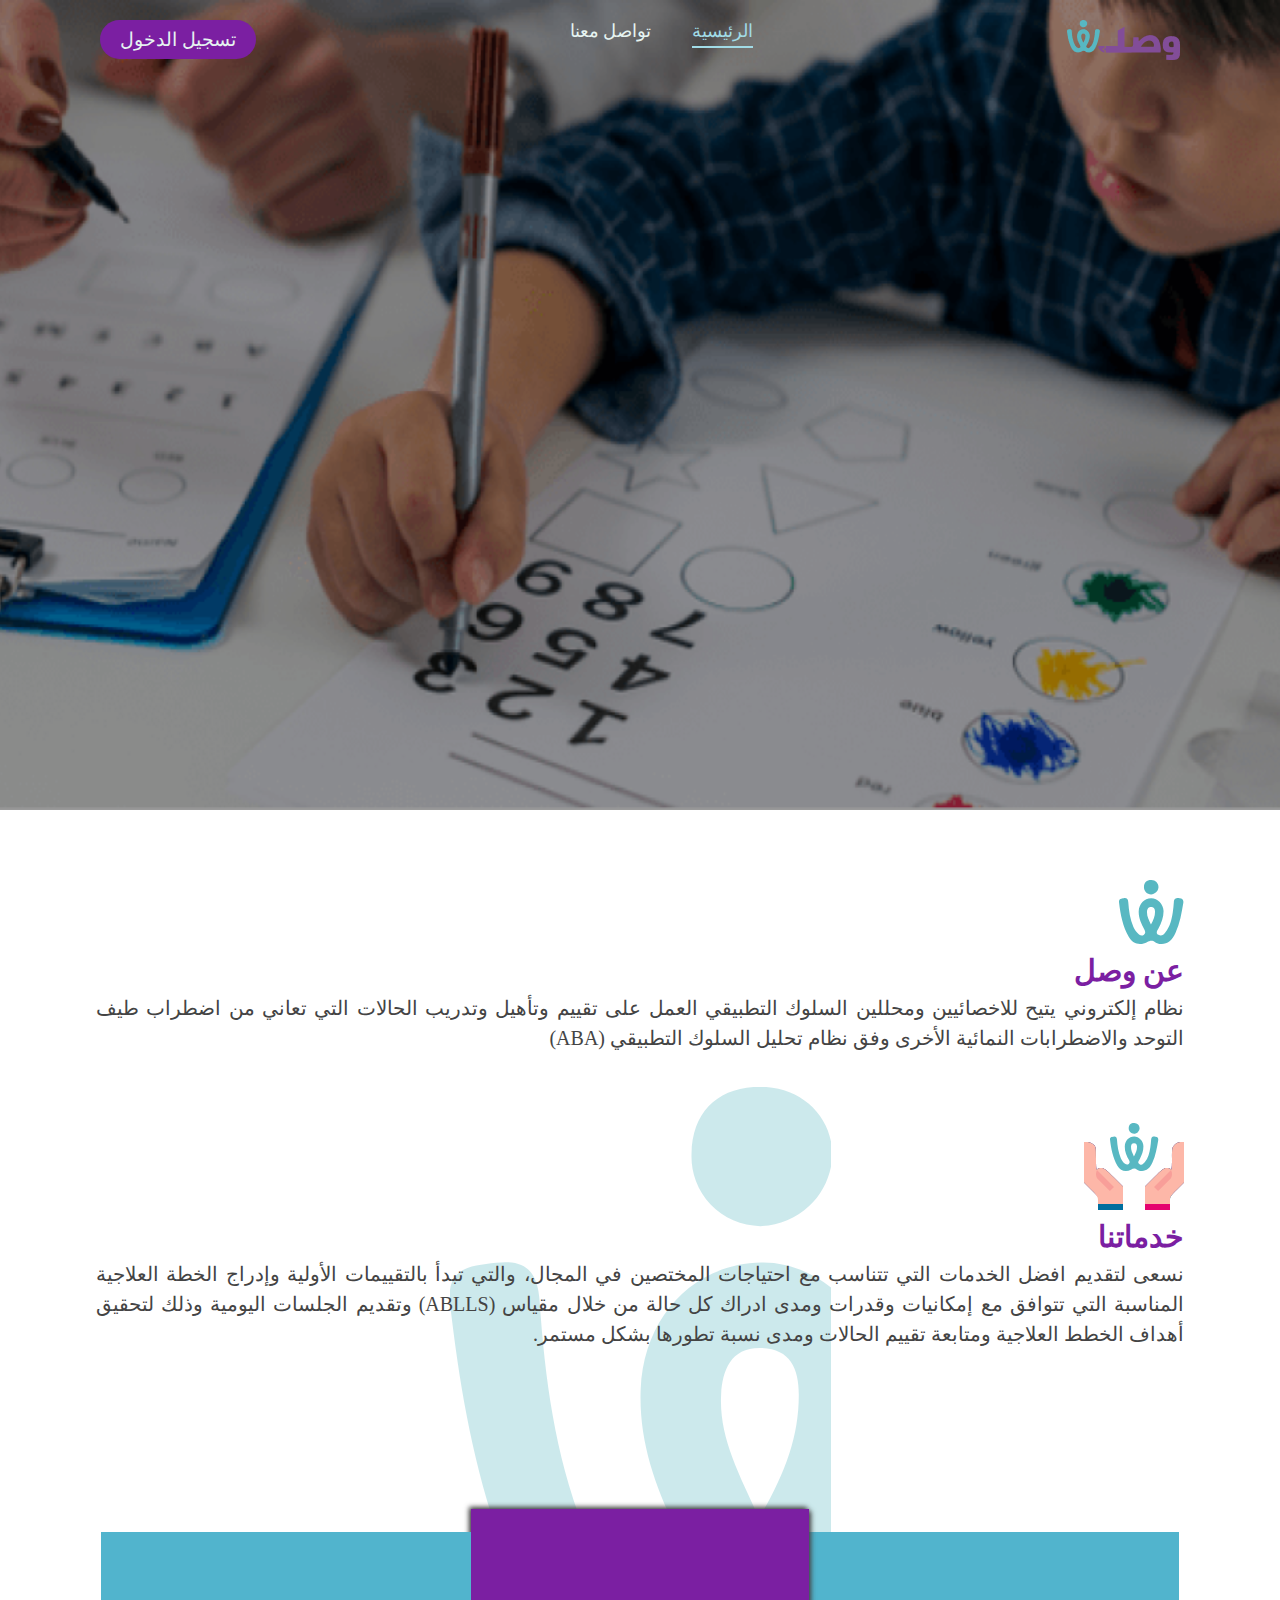
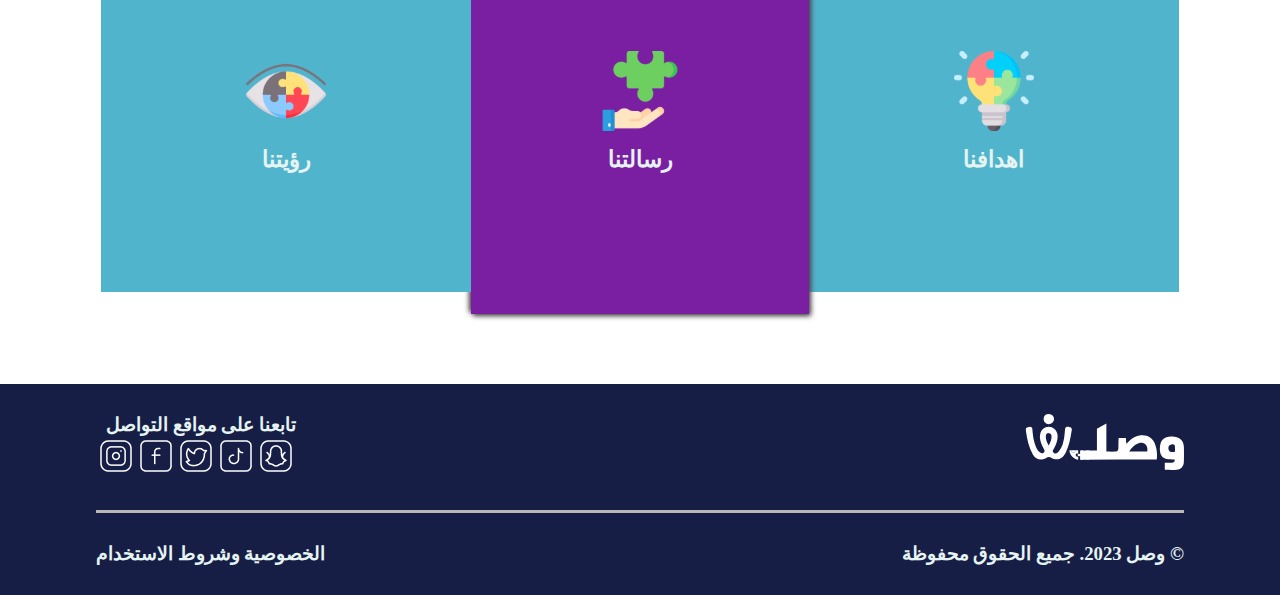
<file: index.html>
<!DOCTYPE html>
<html lang="ar" dir="rtl">
<head>
    <meta charset="UTF-8">
    <meta name="viewport" content="width=device-width, initial-scale=1.0">
    <meta http-equiv="X-UA-Compatible" content="IE=7">
    <meta http-equiv="X-UA-Compatible" content="ie=edge">
    <meta name="description" content="هذا موقع مصمم لتسجيل الأفراد لاحصائيات للصحة">
    <meta name="author" content="Abdullah Nawaf Badwan">
    <meta name="keywords" content="وصلة">
    <title>وصلة</title>
    <link rel="shortcut icon" href="images/image/image/logo/logoColorful.png" type="image/x-icon">
    <link rel="stylesheet" href="fonts/css/all.min.css">
    <link rel="stylesheet" href="css/style.css">
</head>
<body>
    <div class="container">
        <header class="background-head head">
            <div class="style-index row">
                <div class="logo">
                    <img src="images/image/image/logo/logoColorful.png" alt="">
                </div>
                <div class="nav">
                    <ul class="row">
                        <li><a href="dashboard.html">الرئيسية</a></li>
                        <li><a href="dataLogin.html">تواصل معنا</a></li>
                    </ul>
                </div>
                <div class="btn">
                    <button><a href="login.html">تسجيل الدخول</a></button>
                </div>
            </div>
        </header>
        <main class="active">
            <section id="hero">
                <img src="images/image/image/iconMain/iconOne.svg" alt="">
                <h2>عن وصل</h2>
                <p>
                    نظام إلكتروني يتيح للاخصائيين ومحللين السلوك التطبيقي العمل على تقييم وتأهيل وتدريب 
                    الحالات التي تعاني من اضطراب طيف التوحد والاضطرابات النمائية الأخرى وفق نظام تحليل 
                    السلوك التطبيقي (ABA)
                </p>
            </section>
            <section id="our-services">
                <img src="images/image/image/iconMain/iconTwo.svg" alt="">
                <h2>خدماتنا</h2>
                <p>
                    نسعى لتقديم افضل الخدمات التي تتناسب مع احتياجات المختصين في المجال، والتي تبدأ 
                    بالتقييمات الأولية وإدراج الخطة العلاجية المناسبة التي تتوافق مع إمكانيات وقدرات 
                    ومدى ادراك كل حالة من  خلال مقياس (ABLLS) وتقديم الجلسات اليومية وذلك لتحقيق أهداف 
                    الخطط العلاجية ومتابعة تقييم الحالات ومدى نسبة تطورها بشكل مستمر.
                </p>
            </section>
            <section id="card">
                <div class="card1">
                    <img src="images/image/image/cardIcon/iconOne.svg" alt="">
                    <h3>اهدافنا</h3>
                </div>
                <div class="card2">
                    <img src="images/image/image/cardIcon/iconTow.svg" alt="">
                    <h3>رسالتنا</h3>
                </div>
                <div class="card3">
                    <img src="images/image/image/cardIcon/iconThree.svg" alt="">
                    <h3>رؤيتنا</h3>
                </div>
            </section>
        </main>
        <footer>
            <div class="row contact">
                <div class="logo-white">
                    <img src="images/image/image/logo/LogoWhite.svg" alt="">
                </div>
                <div class="icons">
                    <h3>تابعنا على مواقع التواصل</h3>
                    <ul class="row">
                        <li>
                            <a href="#">
                                <img src="images/image/image/iconSochalMedia/snapchat.png" alt="">
                            </a>
                        </li>
                        <li>
                            <a href="#">
                                <img src="images/image/image/iconSochalMedia/tektok.png" alt="">
                            </a>
                        </li>
                        <li>
                            <a href="#">
                                <img src="images/image/image/iconSochalMedia/twitaer.png" alt="">
                            </a>
                        </li>
                        <li>
                            <a href="#">
                                <img src="images/image/image/iconSochalMedia/face.png" alt="">
                            </a>
                        </li>
                        <li>
                            <a href="#">
                                <img src="images/image/image/iconSochalMedia/insta.png" alt="">
                            </a>
                        </li>
                    </ul>
                </div>
            </div>
            <div class="copyright row">
                <h3>&copy; وصل 2023. جميع الحقوق محفوظة</h3>
                <h3>الخصوصية وشروط الاستخدام</h3>
            </div>
        </footer>
    </div>
</body>
</html>
</file>
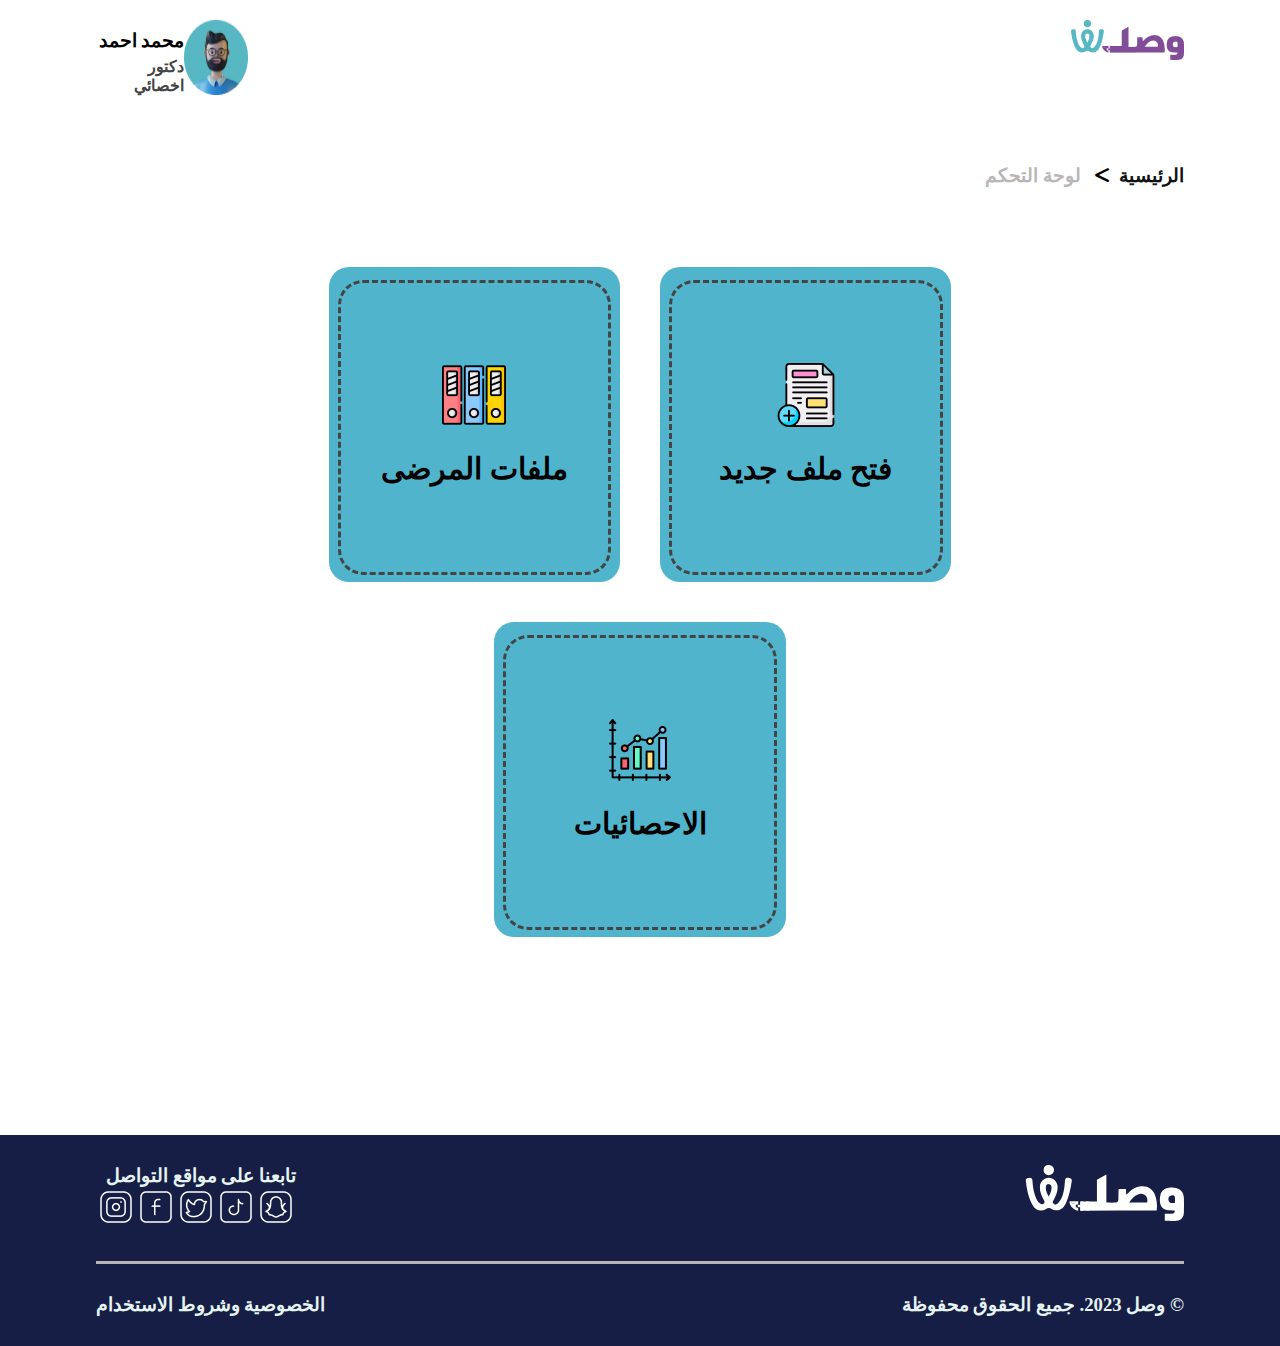
<file: dashboard.html>
<!DOCTYPE html>
<html lang="ar" dir="rtl">
<head>
    <meta charset="UTF-8">
    <meta name="viewport" content="width=device-width, initial-scale=1.0">
    <meta http-equiv="X-UA-Compatible" content="IE=7">
    <meta http-equiv="X-UA-Compatible" content="ie=edge">
    <meta name="description" content="هذا موقع مصمم لتسجيل الأفراد لاحصائيات للصحة">
    <meta name="author" content="Abdullah Nawaf Badwan">
    <meta name="keywords" content="وصلة">
    <title>وصلة</title>
    <link rel="shortcut icon" href="images/image/image/logo/logoColorful.png" type="image/x-icon">
    <link rel="stylesheet" href="fonts/css/all.min.css">
    <link rel="stylesheet" href="css/style.css">
</head>
<body>
    <div class="container">
        <header class="head head-no-bg">
            <div class="row">
                <div class="logo">
                    <img src="images/image/image/logo/logoColorful.png" alt="">
                </div>
                <div class="row inform-doctor">
                    <img src="images/image/image/Ellips.png" alt="">
                    <div class="col">
                        <h3>محمد احمد</h3>
                        <h4>دكتور اخصائي</h4>
                    </div>
                </div>
            </div>
        </header>
        <main>
            <section id="hero-2">
                <h3>
                    <a href="index.html">الرئيسية</a> <i class="fa-solid fa-greater-than"></i>
                    <a href="#">لوحة التحكم</a>
                </h3>
            </section>
            <section id="card-dash">
                <div class="row">
                    <div class="card1 col">
                        <a href="dataChildren.html">
                            <img src="images/image/image/Dashboard/new-file1.png" alt="">
                        </a>
                        <h3>فتح ملف جديد</h3>
                    </div>
                    <div class="card2 col">
                        <a href="#">
                            <img src="images/image/image/Dashboard/file1.png" alt="">
                        </a>
                        <h3>ملفات المرضى</h3>
                    </div>
                    <div class="card3 col">
                        <a href="#">
                            <img src="images/image/image/Dashboard/statistical-graphic1.png" alt=""> 
                        </a>
                        <h3>الاحصائيات</h3>
                    </div>
                </div>
            </section>
        </main>
        <footer>
            <div class="row contact">
                <div class="logo-white">
                    <img src="images/image/image/logo/LogoWhite.svg" alt="">
                </div>
                <div class="icons">
                    <h3>تابعنا على مواقع التواصل</h3>
                    <ul class="row">
                        <li>
                            <a href="#">
                                <img src="images/image/image/iconSochalMedia/snapchat.png" alt="">
                            </a>
                        </li>
                        <li>
                            <a href="#">
                                <img src="images/image/image/iconSochalMedia/tektok.png" alt="">
                            </a>
                        </li>
                        <li>
                            <a href="#">
                                <img src="images/image/image/iconSochalMedia/twitaer.png" alt="">
                            </a>
                        </li>
                        <li>
                            <a href="#">
                                <img src="images/image/image/iconSochalMedia/face.png" alt="">
                            </a>
                        </li>
                        <li>
                            <a href="#">
                                <img src="images/image/image/iconSochalMedia/insta.png" alt="">
                            </a>
                        </li>
                    </ul>
                </div>
            </div>
            <div class="copyright row">
                <h3>&copy; وصل 2023. جميع الحقوق محفوظة</h3>
                <h3>الخصوصية وشروط الاستخدام</h3>
            </div>
        </footer>
    </div>
</body>
</html>
</file>
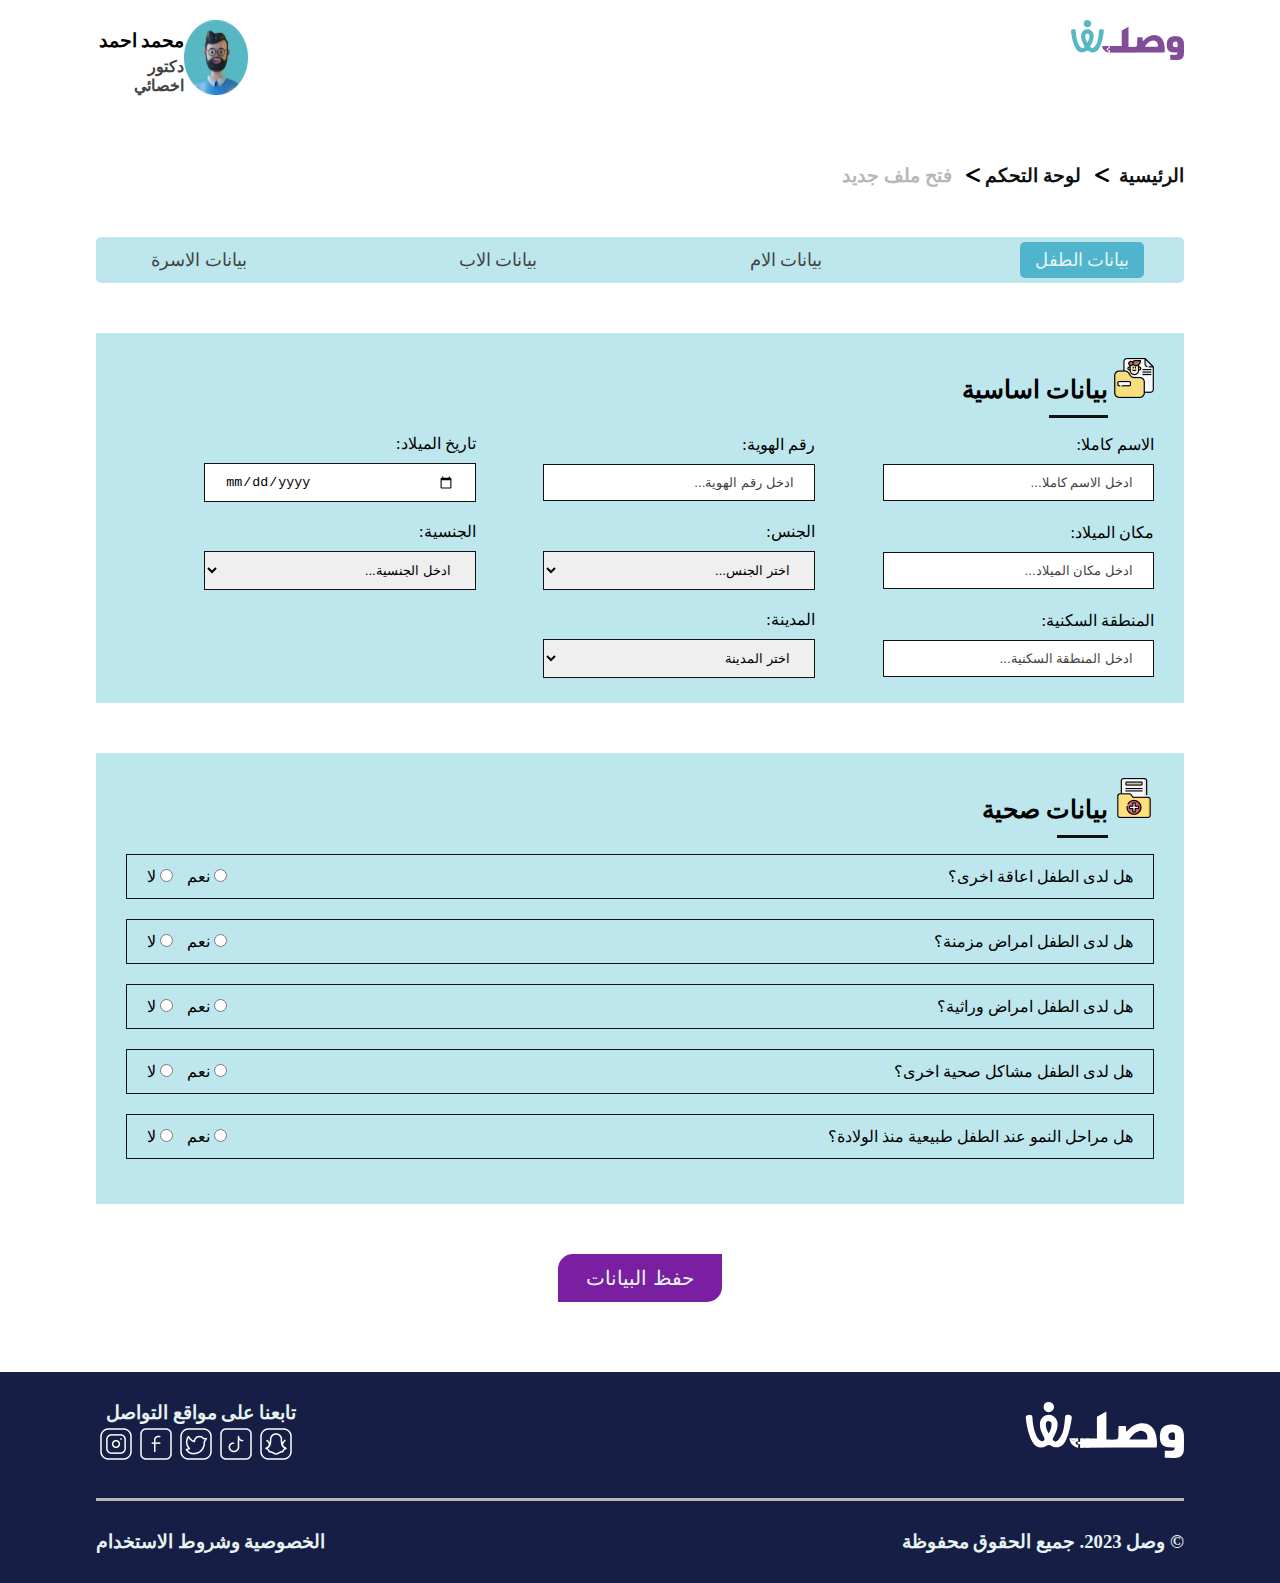
<file: dataChildren.html>
<!DOCTYPE html>
<html lang="ar" dir="rtl">
<head>
    <meta charset="UTF-8">
    <meta name="viewport" content="width=device-width, initial-scale=1.0">
    <meta http-equiv="X-UA-Compatible" content="IE=7">
    <meta http-equiv="X-UA-Compatible" content="ie=edge">
    <meta name="description" content="هذا موقع مصمم لتسجيل الأفراد لاحصائيات للصحة">
    <meta name="author" content="Abdullah Nawaf Badwan">
    <meta name="keywords" content="وصلة">
    <title>وصلة</title>
    <link rel="shortcut icon" href="images/image/image/logo/logoColorful.png" type="image/x-icon">
    <link rel="stylesheet" href="fonts/css/all.min.css">
    <link rel="stylesheet" href="css/style.css">
</head>
<body>
    <div class="container">
        <header class="head head-no-bg">
            <div class="row">
                <div class="logo">
                    <img src="images/image/image/logo/logoColorful.png" alt="">
                </div>
                <div class="row  inform-doctor">
                    <img src="images/image/image/Ellips.png" alt="">
                    <div class="col">
                        <h3>محمد احمد</h3>
                        <h4>دكتور اخصائي</h4>
                    </div>
                </div>
            </div>
        </header>
        <main>
            <section id="hero-2">
                <h3>
                    <a href="index.html">الرئيسية</a> <i class="fa-solid fa-greater-than"></i>
                    <a href="dashboard.html">لوحة التحكم</a> <i class="fa-solid fa-greater-than"></i>
                    <a href="#">فتح ملف جديد</a>
                </h3>
            </section>
            <section id="tab">
                <ul>
                    <li><a href="#" class="active">بيانات الطفل</a></li>
                    <li><a href="dataMother.html">بيانات الام</a></li>
                    <li><a href="#">بيانات الاب</a></li>
                    <li><a href="dataFamily.html">بيانات الاسرة</a></li>
                </ul>
            </section>
            <section id="data_information_about_children">
                <form action="">
                    <div class="basic_data">
                        <h2>
                            <img src="images/image/image/newFile/personal-information.png" alt="">
                            <span>بيانات اساسية</span>
                        </h2>
                        <div class="row">
                            <div class="full-name col">
                                <label for="full-name">الاسم كاملا:</label>
                                <input type="text" placeholder="ادخل الاسم كاملا..." id="full-name" name="full-name">
                            </div>
                            <div class="serial-number col">
                                <label for="id-number">رقم الهوية:</label>
                                <input type="number" placeholder="ادخل رقم الهوية..." id="id-nimber" name="id-number">
                            </div>
                            <div class="date col">
                                <label for="date-birth">تاريخ الميلاد:</label>
                                <input type="date" placeholder="YYYY/MM/DD" id="date-birth" name="date-birth">
                            </div>
                            <div class="place-of-birth col">
                                <label for="place-of-birth">مكان الميلاد:</label>
                                <input type="text" placeholder="ادخل مكان الميلاد..." id="place-of-birth" name="place-of-birth">
                            </div>
                            <div class="gender col">
                                <label for="gender">الجنس:</label>
                                <select id="gender" name="gender">
                                    <option value="" disabled selected>اختر الجنس...</option>
                                    <option value="male">ذكر</option>
                                    <option value="female">انثى</option>
                                </select>
                            </div>
                            <div class="nationality col">
                                <label for="nationality">الجنسية:</label>
                                <select name="nationality" id="nationality">
                                    <option value="" selected disabled>ادخل الجنسية...</option>
                                    <option value="saudi">السعودية</option>
                                    <option value="egyptian">المصرية</option>
                                    <option value="emirati">الإماراتية</option>
                                    <option value="kuwaiti">الكويتية</option>
                                    <option value="qatari">القطرية</option>
                                    <option value="bahraini">البحرينية</option>
                                    <option value="omani">العمانية</option>
                                    <option value="jordanian">الأردنية</option>
                                    <option value="syrian">السورية</option>
                                    <option value="lebanese">اللبنانية</option>
                                    <option value="moroccan">المغربية</option>
                                    <option value="tunisian">التونسية</option>
                                    <option value="algerian">الجزائرية</option>
                                    <option value="sudanese">السودانية</option>
                                    <option value="iraqi">العراقية</option>
                                    <option value="yemeni">اليمنية</option>
                                    <option value="palestinian">الفلسطينية</option>
                                    <option value="other">أخرى</option>
                                </select>
                            </div>
                            <div class="the-residential-area col">
                                <label for="residential-area">المنطقة السكنية:</label>
                                <input type="text" placeholder="ادخل المنطقة السكنية..." name="residential-area" id="residential-area">
                            </div>
                            <div class="city col">
                                <label for="city">المدينة:</label>
                                <select id="city" name="city">
                                    <option value="" disabled selected>اختر المدينة</option>
                                    <option value="jerusalem">القدس</option>
                                    <option value="ramallah">رام الله</option>
                                    <option value="gaza">غزة</option>
                                    <option value="bethlehem">بيت لحم</option>
                                    <option value="nablus">نابلس</option>
                                    <option value="jenin">جنين</option>
                                    <option value="hebron">الخليل</option>
                                    <option value="tulkarm">طولكرم</option>
                                    <option value="qalqilya">قلقيلية</option>
                                    <option value="jericho">أريحا</option>
                                    <option value="salfit">سلفيت</option>
                                    <option value="tubas">طوباس</option>
                                    <option value="bethany">بيت عنيا</option>
                                    <option value="beitlahm">بيت لحم</option>
                                    <option value="dura">دورا</option>
                                    <option value="bani-naim">بني نعيم</option>
                                    <option value="deir-al-balah">دير البلح</option>
                                    <option value="khan-younis">خان يونس</option>
                                    <option value="rafah">رفح</option>
                                    <option value="as-samu">السامو</option>
                                    <option value="al-ram">الرام</option>
                                    <option value="beersheba">بئر السبع</option>
                                    <option value="al-majdal">المجدل</option>
                                    <option value="beith-afa">بيت آفا</option>
                                    <option value="other">أخرى</option>
                                </select>
                            </div>
                        </div>
                    </div>
                    <div class="healt_data">
                        <h2>
                            <img src="images/image/image/newFile/medical1.png" alt="">
                            <span>بيانات صحية</span>
                        </h2>
                        <div class="form">
                            <div class="row">
                                <label for="qes1">هل لدى الطفل اعاقة اخرى؟</label>
                                <div class="rtl">
                                    <input type="radio" name="qes1" id="yes">
                                    <label for="yes">نعم</label>
                                    <input type="radio" name="qes1" id="no">
                                    <label for="no">لا</label>
                                </div>
                            </div>
                            <div class="row">
                                <label for="qes2">هل لدى الطفل امراض مزمنة؟</label>
                                <div class="rtl">
                                    <input type="radio" name="qes2" id="yes-qes2">
                                    <label for="yes-qes2">نعم</label>
                                    <input type="radio" name="qes2" id="no-qes2">
                                    <label for="no-qes2">لا</label>
                                </div>
                            </div>
                            <div class="row">
                                <label for="qes3">هل لدى الطفل امراض وراثية؟</label>
                                <div class="rtl">
                                    <input type="radio" name="qes3" id="yes-qes3">
                                    <label for="yes-qes3">نعم</label>
                                    <input type="radio" name="qes3" id="no-qes3">
                                    <label for="no-qes3">لا</label>
                                </div>
                            </div>
                            <div class="row">
                                <label for="qes4">هل لدى الطفل مشاكل صحية اخرى؟</label>
                                <div class="rtl">
                                    <input type="radio" name="qes4" id="yes-qes4">
                                    <label for="yes-qes4">نعم</label>
                                    <input type="radio" name="qes4" id="no-qes4">
                                    <label for="no-qes4">لا</label>
                                </div>
                            </div>
                            <div class="row">
                                <label for="qes1">هل مراحل النمو عند الطفل طبيعية منذ الولادة؟</label>
                                <div class="rtl">
                                    <input type="radio" name="qes5" id="yes-qes5">
                                    <label for="yes-qes5">نعم</label>
                                    <input type="radio" name="qes5" id="no-qes5">
                                    <label for="no-qes5">لا</label>
                                </div>
                            </div>
                        </div>
                    </div>
                    <div class="submit">
                        <input type="submit" value="حفظ البيانات">
                    </div>
                </form>
            </section>
        </main>
        <footer>
            <div class="row contact">
                <div class="logo-white">
                    <img src="images/image/image/logo/LogoWhite.svg" alt="">
                </div>
                <div class="icons">
                    <h3>تابعنا على مواقع التواصل</h3>
                    <ul class="row">
                        <li>
                            <a href="#">
                                <img src="images/image/image/iconSochalMedia/snapchat.png" alt="">
                            </a>
                        </li>
                        <li>
                            <a href="#">
                                <img src="images/image/image/iconSochalMedia/tektok.png" alt="">
                            </a>
                        </li>
                        <li>
                            <a href="#">
                                <img src="images/image/image/iconSochalMedia/twitaer.png" alt="">
                            </a>
                        </li>
                        <li>
                            <a href="#">
                                <img src="images/image/image/iconSochalMedia/face.png" alt="">
                            </a>
                        </li>
                        <li>
                            <a href="#">
                                <img src="images/image/image/iconSochalMedia/insta.png" alt="">
                            </a>
                        </li>
                    </ul>
                </div>
            </div>
            <div class="copyright row">
                <h3>&copy; وصل 2023. جميع الحقوق محفوظة</h3>
                <h3>الخصوصية وشروط الاستخدام</h3>
            </div>
        </footer>
    </div>
</body>
</html>
</file>
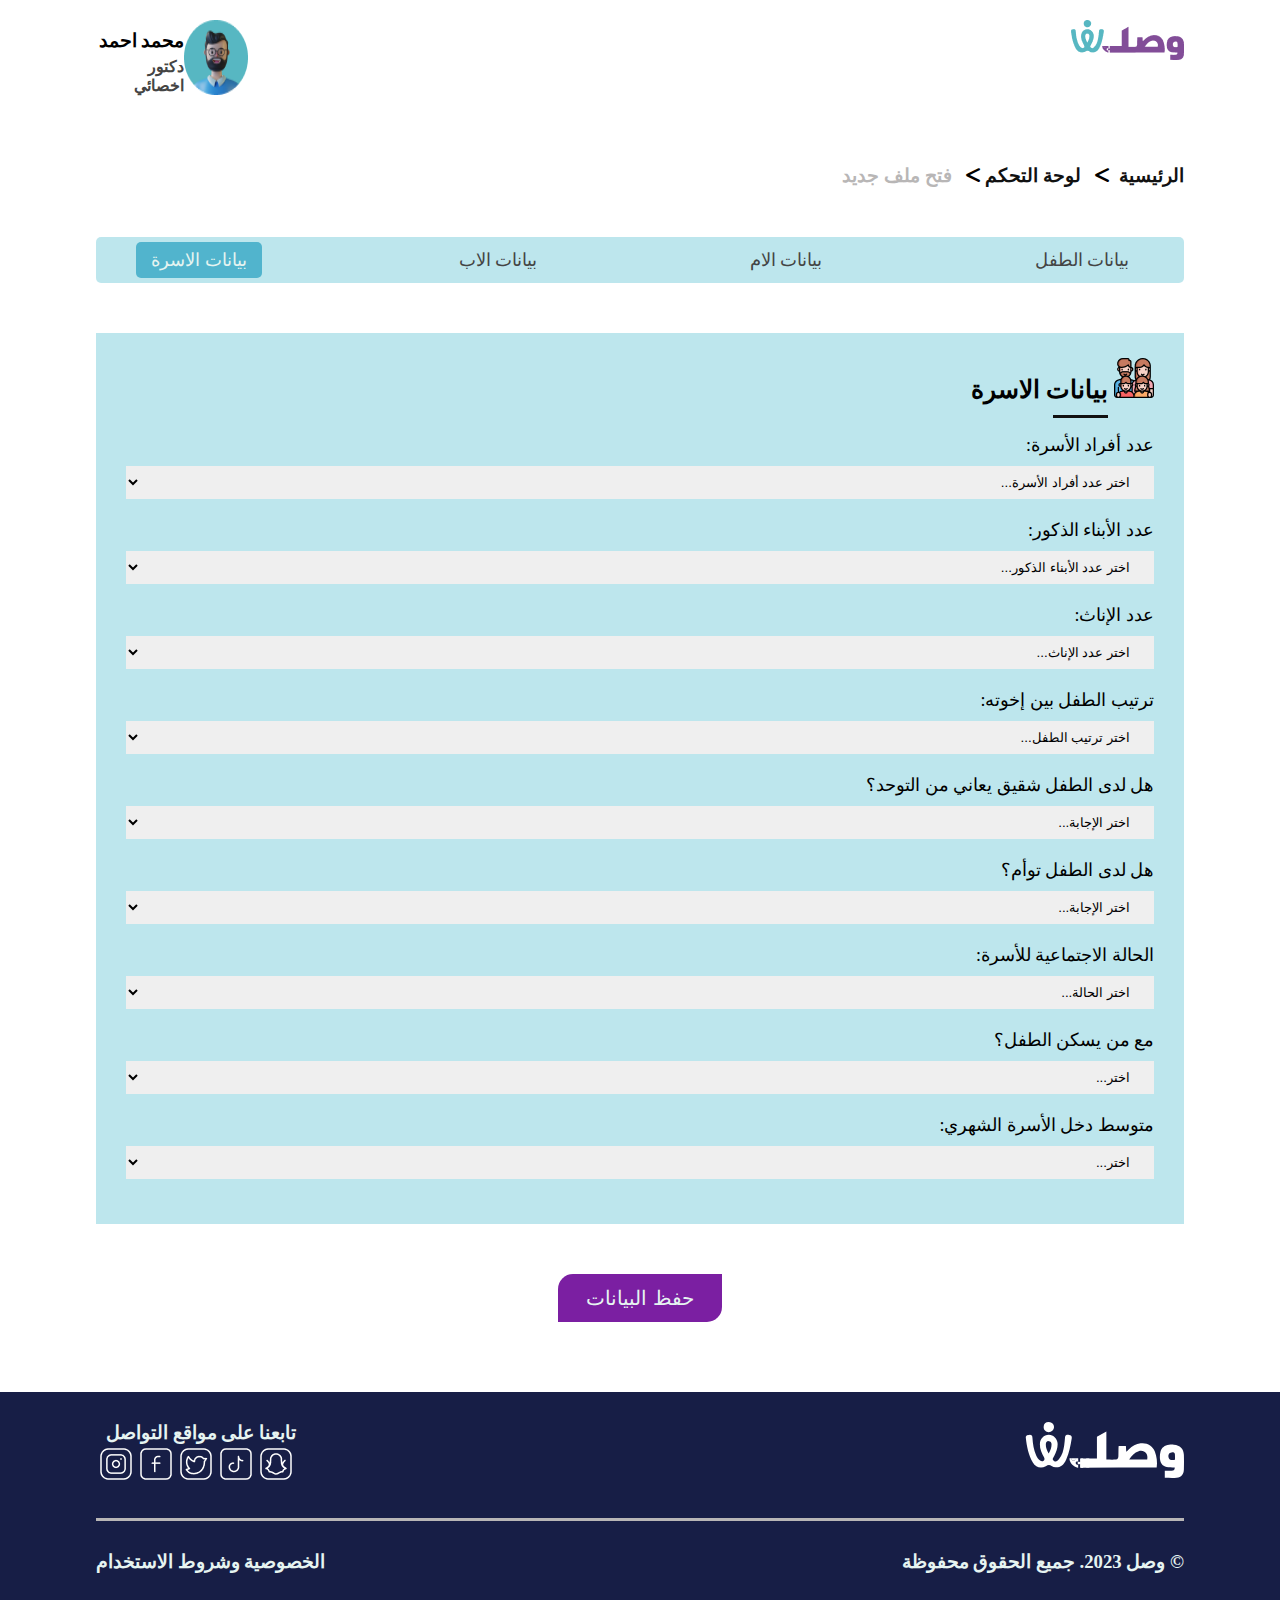
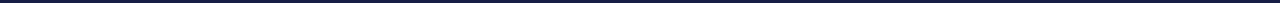
<file: dataFamily.html>
<!DOCTYPE html>
<html lang="ar" dir="rtl">
<head>
    <meta charset="UTF-8">
    <meta name="viewport" content="width=device-width, initial-scale=1.0">
    <meta http-equiv="X-UA-Compatible" content="IE=7">
    <meta http-equiv="X-UA-Compatible" content="ie=edge">
    <meta name="description" content="هذا موقع مصمم لتسجيل الأفراد لاحصائيات للصحة">
    <meta name="author" content="Abdullah Nawaf Badwan">
    <meta name="keywords" content="وصلة">
    <title>وصلة</title>
    <link rel="shortcut icon" href="images/image/image/logo/logoColorful.png" type="image/x-icon">
    <link rel="stylesheet" href="fonts/css/all.min.css">
    <link rel="stylesheet" href="css/style.css">
</head>
<body>
    <div class="container">
        <header class="head head-no-bg">
            <div class="row">
                <div class="logo">
                    <img src="images/image/image/logo/logoColorful.png" alt="">
                </div>
                <div class="row  inform-doctor">
                    <img src="images/image/image/Ellips.png" alt="">
                    <div class="col">
                        <h3>محمد احمد</h3>
                        <h4>دكتور اخصائي</h4>
                    </div>
                </div>
            </div>
        </header>
        <main>
            <section id="hero-2">
                <h3>
                    <a href="index.html">الرئيسية</a> <i class="fa-solid fa-greater-than"></i>
                    <a href="dashboard.html">لوحة التحكم</a> <i class="fa-solid fa-greater-than"></i>
                    <a href="#">فتح ملف جديد</a>
                </h3>
            </section>
            <section id="tab">
                <ul>
                    <li><a href="dataChildren.html">بيانات الطفل</a></li>
                    <li><a href="dataMother.html">بيانات الام</a></li>
                    <li><a href="#">بيانات الاب</a></li>
                    <li><a href="#" class="active">بيانات الاسرة</a></li>
                </ul>
            </section>
            <section id="data_information_about_children">
                <form action="">
                    <div class="col data_family">
                        <h2>
                            <img src="images/image/image/family/family.png" alt="">
                            <span>بيانات الاسرة</span>
                        </h2>
                        <div class="col family-number">
                            <label for="family_number">عدد أفراد الأسرة:</label>
                            <select name="family_number" id="family_number">
                                <option selected disabled>اختر عدد أفراد الأسرة...</option>
                                <option>1</option>
                                <option>2</option>
                                <option>3</option>
                                <option>4</option>
                                <option>5</option>
                                <option>6</option>
                                <option>7</option>
                                <option>8+</option>
                            </select>
                        </div>
                        <div class="col male-children">
                            <label for="male-children">عدد الأبناء الذكور:</label>
                            <select id="male-children" name="male-children">
                                <option disabled selected>اختر عدد الأبناء الذكور...</option>
                                <option>0</option>
                                <option>1</option>
                                <option>2</option>
                                <option>4+</option>
                            </select>
                        </div>
                        <div class="col female-children">
                            <label for="female-children">عدد الإناث:</label>
                            <select id="female-children" name="female-children">
                                <option disabled selected>اختر عدد الإناث...</option>
                                <option>0</option>
                                <option>1</option>
                                <option>2</option>
                                <option>4+</option>
                            </select>
                        </div>
                        <div class="col child-rank">
                            <label for="child-rank">ترتيب الطفل بين إخوته:</label>
                            <select id="child-rank" name="child-rank">
                                <option disabled selected>اختر ترتيب الطفل...</option>
                                <option>الأول</option>
                                <option>الثاني</option>
                                <option>الثالث</option>
                                <option>الأخير</option>
                            </select>
                        </div>
                        <div class="col autistic-sibling">
                            <label for="autistic-sibling">هل لدى الطفل شقيق يعاني من التوحد؟</label>
                            <select id="autistic-sibling" name="autistic-sibling">
                                <option disabled selected>اختر الإجابة...</option>
                                <option>نعم</option>
                                <option>لا</option>
                            </select>
                        </div>
                        <div class="col twin-child">
                            <label for="twin-child">هل لدى الطفل توأم؟</label>
                            <select id="twin-child" name="twin-child">
                                <option selected disabled>اختر الإجابة...</option>
                                <option>نعم</option>
                                <option>لا</option>
                            </select>
                        </div>
                        <div class="col family-status">
                            <label for="family-status">الحالة الاجتماعية للأسرة:</label>
                            <select id="family-status" name="family-status">
                                <option selected disabled>اختر الحالة...</option>
                                <option>متزوج</option>
                                <option>منفصل</option>
                                <option>أرمل</option>
                            </select>
                        </div>
                        <div class="col child-living">
                            <label for="child-living">مع من يسكن الطفل؟</label>
                            <select id="child-living" name="child-living">
                                <option selected disabled>اختر...</option>
                                <option>مع الوالدين</option>
                                <option>مع الأم فقط</option>
                                <option>مع الأب فقط</option>
                                <option>مع الأقارب</option>
                            </select>
                        </div>
                        <div class="col family-income">
                            <label for="family-income">متوسط دخل الأسرة الشهري:</label>
                            <select id="family-income" name="family-income">
                                <option selected disabled>اختر...</option>
                                <option>أقل من 2000</option>
                                <option>2000 - 5000</option>
                                <option>5000 - 10000</option>
                                <option>أكثر من 10000</option>
                            </select>
                        </div>
                    </div>
                    <div class="submit">
                        <input type="submit" value="حفظ البيانات">
                    </div>
                </form>
            </section>
        </main>
        <footer>
            <div class="row contact">
                <div class="logo-white">
                    <img src="images/image/image/logo/LogoWhite.svg" alt="">
                </div>
                <div class="icons">
                    <h3>تابعنا على مواقع التواصل</h3>
                    <ul class="row">
                        <li>
                            <a href="#">
                                <img src="images/image/image/iconSochalMedia/snapchat.png" alt="">
                            </a>
                        </li>
                        <li>
                            <a href="#">
                                <img src="images/image/image/iconSochalMedia/tektok.png" alt="">
                            </a>
                        </li>
                        <li>
                            <a href="#">
                                <img src="images/image/image/iconSochalMedia/twitaer.png" alt="">
                            </a>
                        </li>
                        <li>
                            <a href="#">
                                <img src="images/image/image/iconSochalMedia/face.png" alt="">
                            </a>
                        </li>
                        <li>
                            <a href="#">
                                <img src="images/image/image/iconSochalMedia/insta.png" alt="">
                            </a>
                        </li>
                    </ul>
                </div>
            </div>
            <div class="copyright row">
                <h3>&copy; وصل 2023. جميع الحقوق محفوظة</h3>
                <h3>الخصوصية وشروط الاستخدام</h3>
            </div>
        </footer>
    </div>
</body>
</html>
</file>
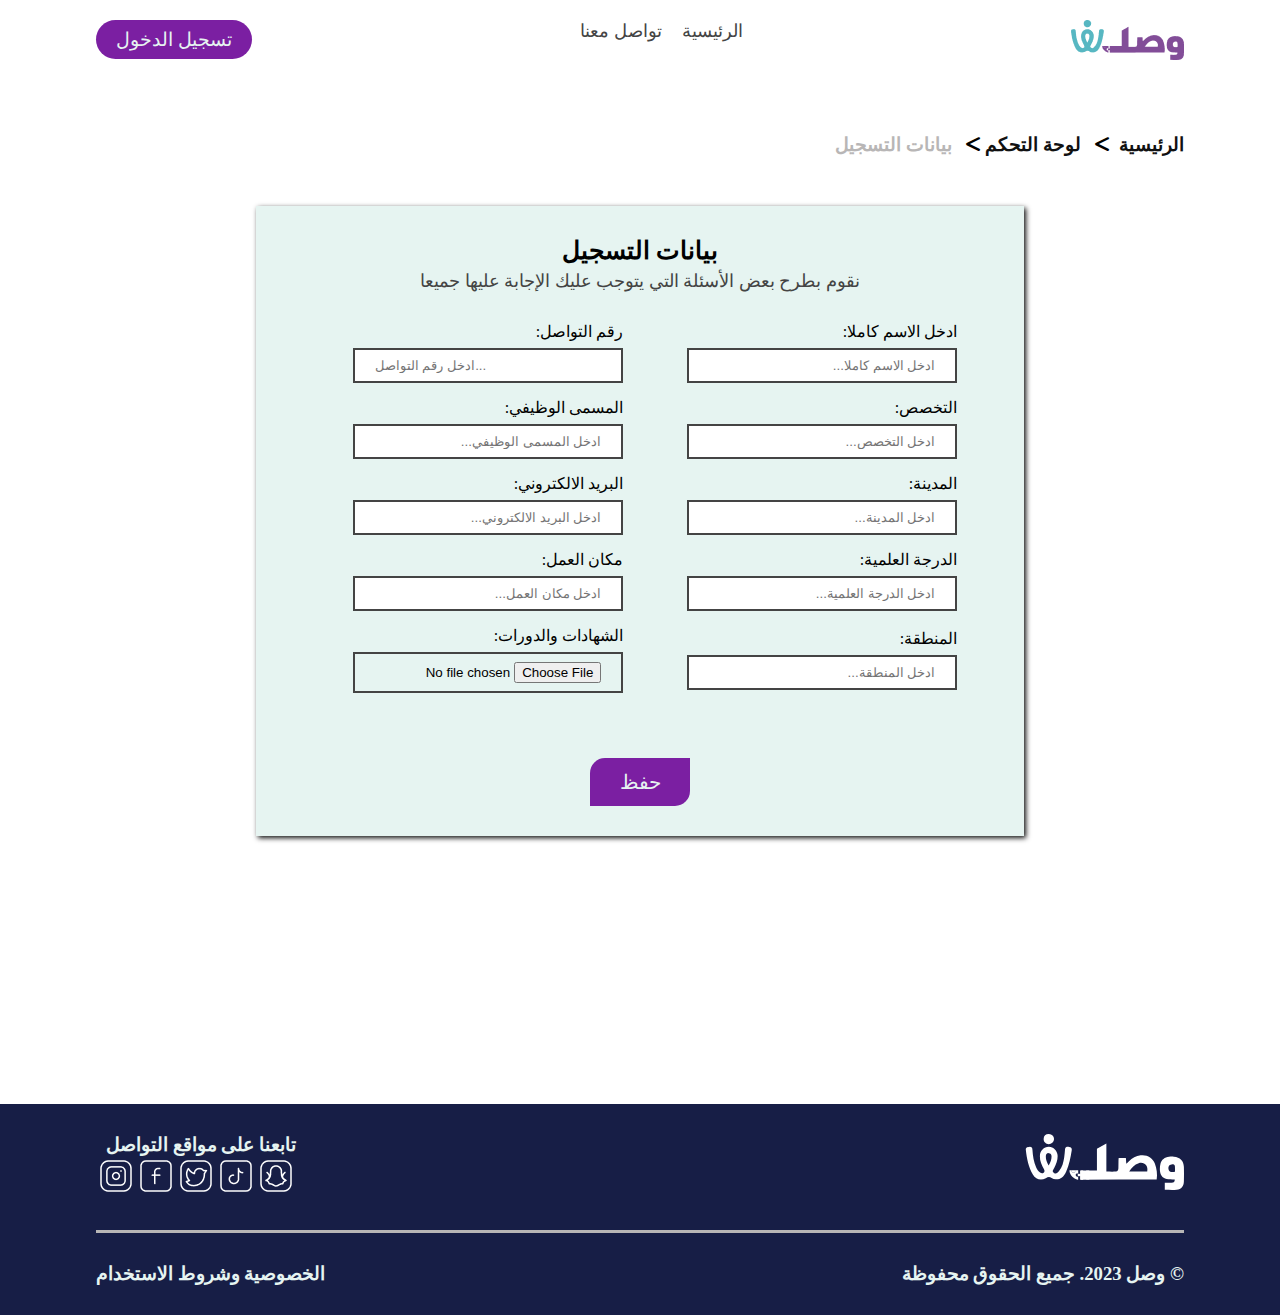
<file: dataLogin.html>
<!DOCTYPE html>
<html lang="ar" dir="rtl">
<head>
    <meta charset="UTF-8">
    <meta name="viewport" content="width=device-width, initial-scale=1.0">
    <meta http-equiv="X-UA-Compatible" content="IE=7">
    <meta http-equiv="X-UA-Compatible" content="ie=edge">
    <meta name="description" content="هذا موقع مصمم لتسجيل الأفراد لاحصائيات للصحة">
    <meta name="author" content="Abdullah Nawaf Badwan">
    <meta name="keywords" content="وصلة">
    <title>وصلة</title>
    <link rel="shortcut icon" href="images/image/image/logo/logoColorful.png" type="image/x-icon">
    <link rel="stylesheet" href="fonts/css/all.min.css">
    <link rel="stylesheet" href="css/style.css">
</head>
<body>
    <div class="container">
        <header class="head-no-bg head">
            <div class="row">
                <div class="logo">
                    <img src="images/image/image/logo/logoColorful.png" alt="">
                </div>
                <div class="nav">
                    <ul class="row">
                        <li><a href="index.html">الرئيسية</a></li>
                        <li><a href="#">تواصل معنا</a></li>
                    </ul>
                </div>
                <div class="btn">
                    <button><a href="login.html">تسجيل الدخول</a></button>
                </div>
            </div>
        </header>
        <main>
            <section id="hero-2">
                <h3>
                    <a href="index.html">الرئيسية</a> <i class="fa-solid fa-greater-than"></i>
                    <a href="dashboard.html">لوحة التحكم</a> <i class="fa-solid fa-greater-than"></i>
                    <a href="#">بيانات التسجيل</a>
                </h3>
            </section>
            <section id="data_login">
                <h2>بيانات التسجيل</h2>
                <p>نقوم بطرح بعض الأسئلة التي يتوجب عليك الإجابة عليها جميعا</p>
                <form action="">
                    <div class="row">
                        <div class="col full-name">
                            <label for="full_name">ادخل الاسم كاملا:</label>
                            <input type="text" name="full_name" id="full_name" placeholder="ادخل الاسم كاملا...">
                        </div>
                        <div class="col number-contact">
                            <label for="number_contact">رقم التواصل:</label>
                            <input type="tel" name="number_contact" id="number_contact" placeholder="ادخل رقم التواصل...">
                        </div>
                        <div class="col specialization">
                            <label for="specialization">التخصص:</label>
                            <input type="text" name="specialization" id="specialization" placeholder="ادخل التخصص...">
                        </div>
                        <div class="col job-title">
                            <label for="job_title">المسمى الوظيفي:</label>
                            <input type="text" name="job_title" id="job_title" placeholder="ادخل المسمى الوظيفي...">
                        </div>
                        <div class="col city">
                            <label for="city">المدينة:</label>
                            <input type="text" name="city" id="city" placeholder="ادخل المدينة...">
                        </div>
                        <div class="col email">
                            <label for="email">البريد الالكتروني:</label>
                            <input type="email" name="email" id="email" placeholder="ادخل البريد الالكتروني...">
                        </div>
                        <div class="col academic-degree">
                            <label for="academic_degree">الدرجة العلمية:</label>
                            <input type="text" name="academic_degree" id="academic_degree" placeholder="ادخل الدرجة العلمية...">
                        </div>
                        <div class="col work-place">
                            <label for="work_place">مكان العمل:</label>
                            <input type="text" id="work_place" name="work_place" placeholder="ادخل مكان العمل...">
                        </div>
                        <div class="col area">
                            <label for="area">المنطقة:</label>
                            <input type="text" id="area" name="area" placeholder="ادخل المنطقة...">
                        </div>
                        <div class="col certificate">
                            <label for="certificate">الشهادات والدورات:</label>
                            <input type="file" id="certificate" name="certificate">
                        </div>
                    </div>
                    <div class="submit">
                        <input type="submit" value="حفظ">
                    </div>
                </form>
            </section>
        </main>
        <footer>
            <div class="row contact">
                <div class="logo-white">
                    <img src="images/image/image/logo/LogoWhite.svg" alt="">
                </div>
                <div class="icons">
                    <h3>تابعنا على مواقع التواصل</h3>
                    <ul class="row">
                        <li>
                            <a href="#">
                                <img src="images/image/image/iconSochalMedia/snapchat.png" alt="">
                            </a>
                        </li>
                        <li>
                            <a href="#">
                                <img src="images/image/image/iconSochalMedia/tektok.png" alt="">
                            </a>
                        </li>
                        <li>
                            <a href="#">
                                <img src="images/image/image/iconSochalMedia/twitaer.png" alt="">
                            </a>
                        </li>
                        <li>
                            <a href="#">
                                <img src="images/image/image/iconSochalMedia/face.png" alt="">
                            </a>
                        </li>
                        <li>
                            <a href="#">
                                <img src="images/image/image/iconSochalMedia/insta.png" alt="">
                            </a>
                        </li>
                    </ul>
                </div>
            </div>
            <div class="copyright row">
                <h3>&copy; وصل 2023. جميع الحقوق محفوظة</h3>
                <h3>الخصوصية وشروط الاستخدام</h3>
            </div>
        </footer>
    </div>
</body>
</html>
</file>
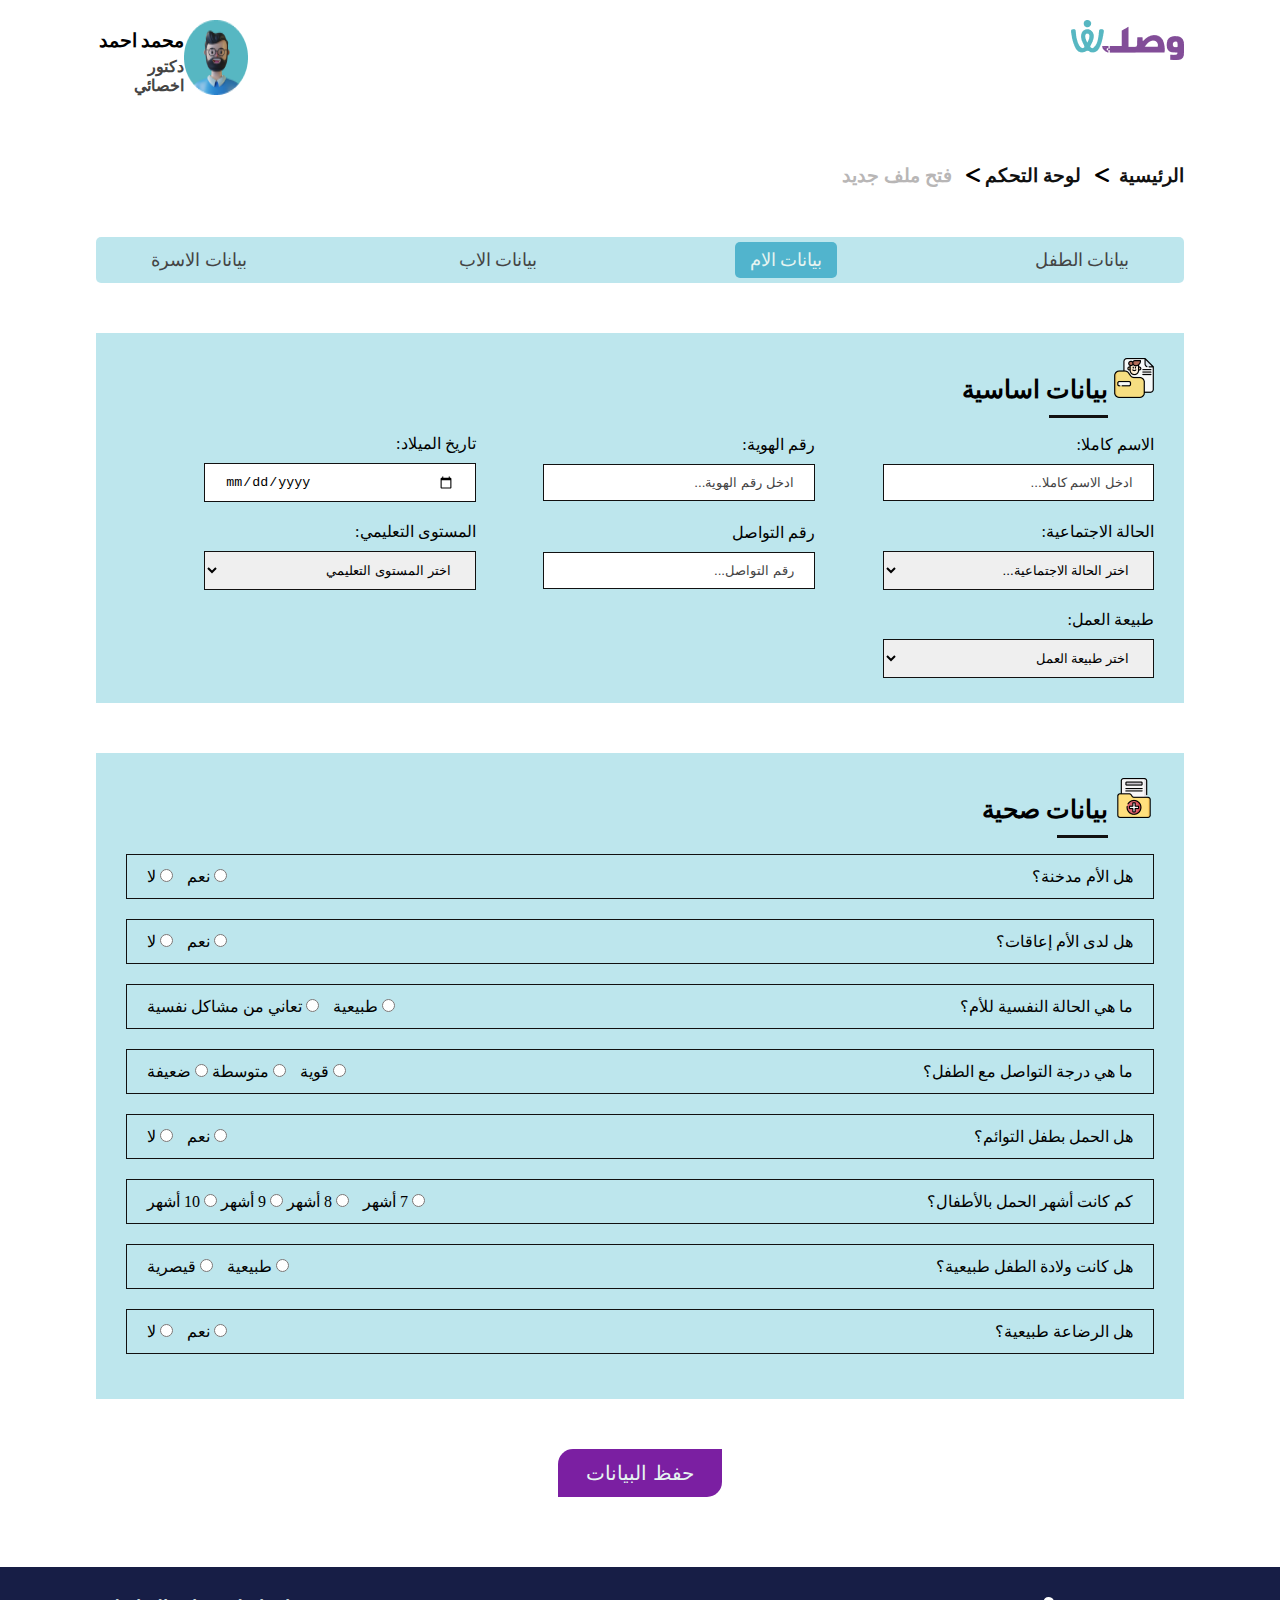
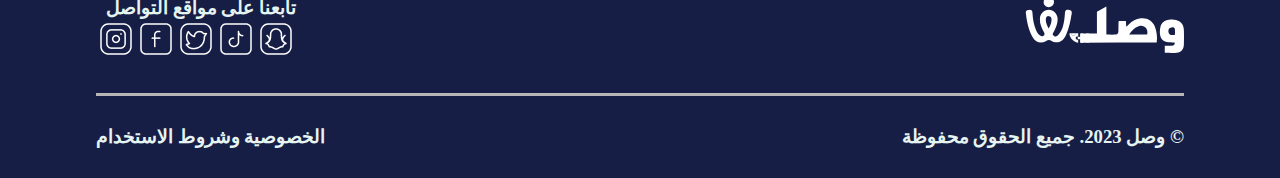
<file: dataMother.html>
<!DOCTYPE html>
<html lang="ar" dir="rtl">
<head>
    <meta charset="UTF-8">
    <meta name="viewport" content="width=device-width, initial-scale=1.0">
    <meta http-equiv="X-UA-Compatible" content="IE=7">
    <meta http-equiv="X-UA-Compatible" content="ie=edge">
    <meta name="description" content="هذا موقع مصمم لتسجيل الأفراد لاحصائيات للصحة">
    <meta name="author" content="Abdullah Nawaf Badwan">
    <meta name="keywords" content="وصلة">
    <title>وصلة</title>
    <link rel="shortcut icon" href="images/image/image/logo/logoColorful.png" type="image/x-icon">
    <link rel="stylesheet" href="fonts/css/all.min.css">
    <link rel="stylesheet" href="css/style.css">
</head>
<body>
    <div class="container">
        <header class="head head-no-bg">
            <div class="row">
                <div class="logo">
                    <img src="images/image/image/logo/logoColorful.png" alt="">
                </div>
                <div class="row  inform-doctor">
                    <img src="images/image/image/Ellips.png" alt="">
                    <div class="col">
                        <h3>محمد احمد</h3>
                        <h4>دكتور اخصائي</h4>
                    </div>
                </div>
            </div>
        </header>
        <main>
            <section id="hero-2">
                <h3>
                    <a href="index.html">الرئيسية</a> <i class="fa-solid fa-greater-than"></i>
                    <a href="dashboard.html">لوحة التحكم</a> <i class="fa-solid fa-greater-than"></i>
                    <a href="#">فتح ملف جديد</a>
                </h3>
            </section>
            <section id="tab">
                <ul>
                    <li><a href="dataChildren.html">بيانات الطفل</a></li>
                    <li><a href="#" class="active">بيانات الام</a></li>
                    <li><a href="#">بيانات الاب</a></li>
                    <li><a href="dataFamily.html">بيانات الاسرة</a></li>
                </ul>
            </section>
            <section id="data_information_about_children">
                <form action="">
                    <div class="basic_data">
                        <h2>
                            <img src="images/image/image/newFile/personal-information.png" alt="">
                            <span>بيانات اساسية</span>
                        </h2>
                        <div class="row">
                            <div class="full-name col">
                                <label for="full-name">الاسم كاملا:</label>
                                <input type="text" placeholder="ادخل الاسم كاملا..." id="full-name" name="full-name">
                            </div>
                            <div class="serial-number col">
                                <label for="id-number">رقم الهوية:</label>
                                <input type="number" placeholder="ادخل رقم الهوية..." id="id-nimber" name="id-number">
                            </div>
                            <div class="date col">
                                <label for="date-birth">تاريخ الميلاد:</label>
                                <input type="date" placeholder="YYYY/MM/DD" id="date-birth" name="date-birth">
                            </div>
                            <div class="social-status col">
                                <label for="social-status">الحالة الاجتماعية:</label>
                                <select name="social-status" id="social-status">
                                    <option value="" disabled selected>اختر الحالة الاجتماعية...</option>
                                    <option value="single">عزباء</option>
                                    <option value="married">متزوجة</option>
                                    <option value="divorced">مطلقة</option>
                                    <option value="widowed">ارملة</option>
                                </select>
                            </div>
                            <div class="phone col">
                                <label for="phone">رقم التواصل</label>
                                <input type="phone" placeholder="رقم التواصل..." id="phone" name="phone">
                            </div>
                            <div class="education col">
                                <label for="education">المستوى التعليمي:</label>
                                <select id="education" name="education-level">
                                    <option value="" selected disabled>اختر المستوى التعليمي</option>
                                    <option value="ابتدائي">ابتدائي</option>
                                    <option value="إعدادي">إعدادي</option>
                                    <option value="ثانوي">ثانوي</option>
                                    <option value="جامعي">جامعي</option>
                                </select>
                            </div>
                            <div class="nature-of-the-work col">
                                <label for="work-nature">طبيعة العمل:</label>
                                <select id="work-nature" class="work-nature">
                                    <option value="" selected disabled>اختر طبيعة العمل</option>
                                    <option value="حكومي">حكومي</option>
                                    <option value="خاص">خاص</option>
                                    <option value="حرة">حرة</option>
                                    <option value="ربة منزل">ربة منزل</option>
                                    <option value="أخرى">أخرى</option>
                                </select>
                                
                            </div>
                        </div>
                    </div>
                    <div class="healt_data">
                        <h2>
                            <img src="images/image/image/newFile/medical1.png" alt="">
                            <span>بيانات صحية</span>
                        </h2>
                        <div class="form">
                            <div class="row">
                                <label>هل الأم مدخنة؟</label>
                                <div class="rtl">
                                    <input type="radio" id="smoking-yes" name="smoking" value="yes">
                                    <label for="smoking-yes">نعم</label>
                                    <input type="radio" id="smoking-no" name="smoking" value="no">
                                    <label for="smoking-no">لا</label>
                                </div>
                            </div>
                            <div class="row">
                                <label>هل لدى الأم إعاقات؟</label>
                                <div class="rtl">
                                    <input type="radio" id="disability-yes" name="disability" value="yes">
                                    <label for="disability-yes">نعم</label>
                                    <input type="radio" id="disability-no" name="disability" value="no">
                                    <label for="disability-no">لا</label>
                                </div>
                            </div>
                            <div class="row">
                                <label>ما هي الحالة النفسية للأم؟</label>
                                <div class="rtl">
                                    <input type="radio" id="mental-normal" name="mental_health" 
                                    value="طبيعية">
                                    <label for="mental-normal">طبيعية</label>
                                    <input type="radio" id="mental-issues" name="mental_health" 
                                    value="تعاني من مشاكل نفسية">
                                    <label for="mental-issues">تعاني من مشاكل نفسية</label>
                                </div>
                            </div>
                            <div class="row">
                                <label>ما هي درجة التواصل مع الطفل؟</label>
                                <div class="rtl">
                                    <input type="radio" id="communication-strong" 
                                    name="child_communication" value="strong">
                                    <label for="communication-strong">قوية</label>
                                    <input type="radio" id="communication-medium" 
                                    name="child_communication" value="medium">
                                    <label for="communication-medium">متوسطة</label>
                                    <input type="radio" id="communication-weak" name="child_communication" 
                                    value="weak">
                                    <label for="communication-weak">ضعيفة</label>
                                </div>
                            </div>
                            <div class="row">
                                <label>هل الحمل بطفل التوائم؟</label>
                                <div class="rtl">
                                    <input type="radio" id="twins-yes" name="multiple_pregnancy" 
                                    value="yes">
                                    <label for="twins-yes">نعم</label>
                                    <input type="radio" id="twins-no" name="multiple_pregnancy" 
                                    value="no">
                                    <label for="twins-no">لا</label>
                                </div>
                            </div>
                            <div class="row">
                                <label>كم كانت أشهر الحمل بالأطفال؟</label>
                                <div class="rtl">
                                    <input type="radio" id="pregnancy-7" name="pregnancy_duration" 
                                    value="7">
                                    <label for="pregnancy-7">7 أشهر</label>
                                    <input type="radio" id="pregnancy-8" name="pregnancy_duration" 
                                    value="8">
                                    <label for="pregnancy-8">8 أشهر</label>
                                    <input type="radio" id="pregnancy-9" name="pregnancy_duration" 
                                    value="9">
                                    <label for="pregnancy-9">9 أشهر</label>
                                    <input type="radio" id="pregnancy-10" name="pregnancy_duration" 
                                    value="10">
                                    <label for="pregnancy-10">10 أشهر</label>
                                </div>
                            </div>
                            <div class="row">
                                <label>هل كانت ولادة الطفل طبيعية؟</label>
                                <div class="rtl">
                                    <input type="radio" id="birth-natural" name="birth_type" 
                                    value="natural">
                                    <label for="birth-natural">طبيعية</label>
                                    <input type="radio" id="birth-cesarean" name="birth_type" 
                                    value="cesarean">
                                    <label for="birth-cesarean">قيصرية</label>
                                </div>
                            </div>
                            <div class="row">
                                <label>هل الرضاعة طبيعية؟</label>
                                <div class="rtl">
                                    <input type="radio" id="breastfeeding-yes" name="breastfeeding" 
                                    value="yes">
                                    <label for="breastfeeding-yes">نعم</label>
                                    <input type="radio" id="breastfeeding-no" name="breastfeeding" 
                                    value="no">
                                    <label for="breastfeeding-no">لا</label>
                                </div>
                            </div>
                        </div>
                    </div>
                    <div class="submit">
                        <input type="submit" value="حفظ البيانات">
                    </div>
                </form>
            </section>
        </main>
        <footer>
            <div class="row contact">
                <div class="logo-white">
                    <img src="images/image/image/logo/LogoWhite.svg" alt="">
                </div>
                <div class="icons">
                    <h3>تابعنا على مواقع التواصل</h3>
                    <ul class="row">
                        <li>
                            <a href="#">
                                <img src="images/image/image/iconSochalMedia/snapchat.png" alt="">
                            </a>
                        </li>
                        <li>
                            <a href="#">
                                <img src="images/image/image/iconSochalMedia/tektok.png" alt="">
                            </a>
                        </li>
                        <li>
                            <a href="#">
                                <img src="images/image/image/iconSochalMedia/twitaer.png" alt="">
                            </a>
                        </li>
                        <li>
                            <a href="#">
                                <img src="images/image/image/iconSochalMedia/face.png" alt="">
                            </a>
                        </li>
                        <li>
                            <a href="#">
                                <img src="images/image/image/iconSochalMedia/insta.png" alt="">
                            </a>
                        </li>
                    </ul>
                </div>
            </div>
            <div class="copyright row">
                <h3>&copy; وصل 2023. جميع الحقوق محفوظة</h3>
                <h3>الخصوصية وشروط الاستخدام</h3>
            </div>
        </footer>
    </div>
</body>
</html>
</file>
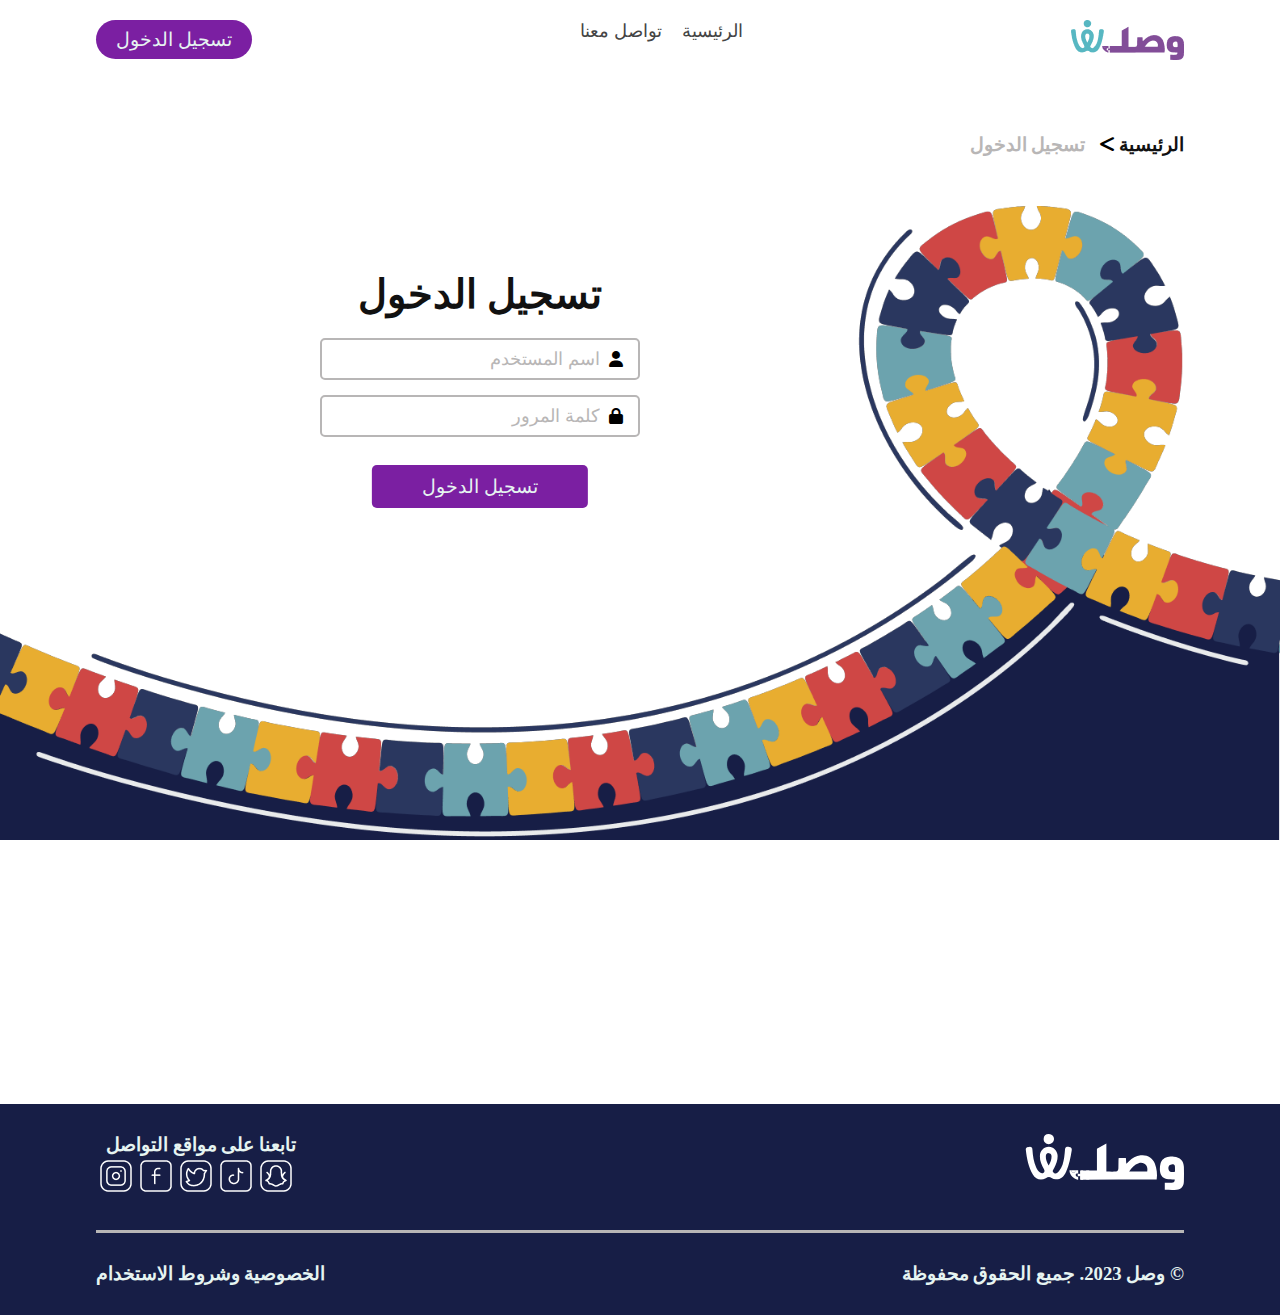
<file: login.html>
<!DOCTYPE html>
<html lang="ar" dir="rtl">
<head>
    <meta charset="UTF-8">
    <meta name="viewport" content="width=device-width, initial-scale=1.0">
    <title>تسجيل الدخول</title>
    <link rel="shortcut icon" href="images/image/image/logo/logoColorful.png" type="image/x-icon">
    <link rel="stylesheet" href="fonts/css/all.min.css">
    <link rel="stylesheet" href="css/style.css">
</head>
<body>
    <div class="container">
        <header class="head head-no-bg">
            <div class="row">
                <div class="logo">
                    <img src="images/image/image/logo/logoColorful.png" alt="">
                </div>
                <div class="nav">
                    <ul class="row">
                        <li><a href="dashboard.html">الرئيسية</a></li>
                        <li><a href="dataLogin.html">تواصل معنا</a></li>
                    </ul>
                </div>
                <div class="btn">
                    <button><a href="login.html">تسجيل الدخول</a></button>
                </div>
            </div>
        </header>
        <main>
            <section id="hero-2">
                <h3>
                    <a href="index.html">الرئيسية</a><i class="fa-solid fa-greater-than"></i>
                    <a href="#">تسجيل الدخول</a>
                </h3>
            </section>
            <section id="form">
                <div class="login">
                    <h2>تسجيل الدخول</h2>
                    <form action="index.html" method="post">
                        <div>
                            <i class="fa-solid fa-user"></i>
                            <input type="text" placeholder="اسم المستخدم">
                        </div>
                        <div>
                            <i class="fa-solid fa-lock"></i>
                            <input type="password" placeholder="كلمة المرور">
                        </div>
                        <div>
                            <input type="submit" value="تسجيل الدخول">
                        </div>
                    </form>
                </div>
                <div class="buzzle">
                    <img src="images/image/image/login/Buzzel.png" alt="">
                </div>
            </section>
        </main>
        <footer>
            <div class="row contact">
                <div class="logo-white">
                    <img src="images/image/image/logo/LogoWhite.svg" alt="">
                </div>
                <div class="icons">
                    <h3>تابعنا على مواقع التواصل</h3>
                    <ul class="row">
                        <li>
                            <a href="#">
                                <img src="images/image/image/iconSochalMedia/snapchat.png" alt="">
                            </a>
                        </li>
                        <li>
                            <a href="#">
                                <img src="images/image/image/iconSochalMedia/tektok.png" alt="">
                            </a>
                        </li>
                        <li>
                            <a href="#">
                                <img src="images/image/image/iconSochalMedia/twitaer.png" alt="">
                            </a>
                        </li>
                        <li>
                            <a href="#">
                                <img src="images/image/image/iconSochalMedia/face.png" alt="">
                            </a>
                        </li>
                        <li>
                            <a href="#">
                                <img src="images/image/image/iconSochalMedia/insta.png" alt="">
                            </a>
                        </li>
                    </ul>
                </div>
            </div>
            <div class="copyright row">
                <h3>&copy; وصل 2023. جميع الحقوق محفوظة</h3>
                <h3>الخصوصية وشروط الاستخدام</h3>
            </div>
        </footer>
    </div>
</body>
</html>
</file>
<file: css/style.css>
*{
    padding: 0px;
    margin: 0px;
    box-sizing: border-box;
    outline: none;
    border: none;
}
:root{
    --main-text: #E6F4F1; 
    --main-bg: #51b4cd;
    --tab-active-bg: #A1DBE6; 
    --bg-form: rgba(161, 219, 230, 0.7);
    --text-black: #444; 
    --text-dark: #111;
    --button-bg: #7B1FA2; 
    --button-hover: #4A0072; 
    --footer-bg: #171e46;
    --line-color: #b8b6b6;
}
/* ---------- change style scroll bar to make suitable with this page ---------- */
::-webkit-scrollbar{
    width: 15px;
}
::-webkit-scrollbar-track{
    background: var(--tab-active-bg);
    box-shadow: 0 0 5px var(--second-bg-color) inset;
}
::-webkit-scrollbar-thumb{
    background: var(--main-bg);
}
/* ---------- change style selection content ---------- */
::selection{
    background-color: var(--main-bg);
    color: var(--main-text);
}
a, button, input{
    text-decoration: none;
    transition: all .5s ease-in-out;
    -webkit-transition: all .5s ease-in-out;
    -moz-transition: all .5s ease-in-out;
    -ms-transition: all .5s ease-in-out;
    -o-transition: all .5s ease-in-out;
}
ul li{
    list-style-type: none;
}
body{
    max-width: 100%;
    min-height: 100vh;
}
.head{
    .row{
        display: flex;
        flex-direction: row;
        justify-content: space-between;
    }
    &.background-head{
        background-image: url('../images/image/image/iconMain/background-image-main.png');
        background-repeat: no-repeat;
        background-position: center;
        background-size: cover;
        position: relative;
        width: 100%;
        min-height: 90vh;
        &::before{
            content: "";
            position: absolute;
            top: 0;
            left: 0;
            width: 100%;
            height: 100%;
            background-color: rgba(0, 0, 0, .4);
            z-index: 2;
        }
        .style-index{
            position: absolute;
            z-index: 3;
            top: 20px;
            left: 100px;
            right: 100px;
        }
        .nav{
            width: 17%;
            ul{
                li{
                    &:nth-child(1) a{
                        border-bottom: 2px solid var(--tab-active-bg);
                        color: var(--tab-active-bg);
                    }
                    a{
                        color: var(--main-text);
                        &:hover{
                            color: var(--tab-active-bg);
                            border-bottom: 2px solid var(--tab-active-bg);
                        }
                    }
                }
            }
        }
    }
    &.head-no-bg{
        width: 85%;
        margin: 20px auto;
    }
    .nav{
        width: 15%;
    ul{
            li{
                a{
                    color: var(--text-black);
                    position: relative;
                    padding-bottom: 5px;
                    font-size: 18px;
                    padding-bottom: 5px;
                    &:hover{
                        color: var(--main-bg);
                        border-bottom: 2px solid var(--main-bg);
                    }
                }
            }
        }
    }
    .btn button{
        background-color: var(--button-bg);
        padding: 8px 20px;
        font-size: 19px;
        border-radius: 20px;
        -webkit-border-radius: 20px;
        -moz-border-radius: 20px;
        -ms-border-radius: 20px;
        -o-border-radius: 20px;
        cursor: pointer;
        & a{
            color: var(--main-text);
        }
        &:hover{
            background-color: var(--button-hover);
        }
    }
    .inform-doctor{
        width: 14%;
        .col{
            margin-top: 10px;
            h4{
                margin-top: 5px;
                color: var(--text-black);
            }
        }
    }
}
main{
    width: 100%;
    margin: 70px auto;
    min-height: 100vh;
    &.active{
        position: relative;
        width: 85%;
        &::after{
            content: "";
            position: absolute;
            width: 35%;
            height: 60%;
            top: 50%;
            left: 50%;
            transform: translate(-50%, -50%);
            -webkit-transform: translate(-50%, -50%);
            -moz-transform: translate(-50%, -50%);
            -ms-transform: translate(-50%, -50%);
            -o-transform: translate(-50%, -50%);
            background-image: url("../images/image/image/iconMain/iconOne.svg");
            background-size: cover;
            background-repeat: no-repeat;
            opacity: 0.3;
            z-index: -1;
        }
        img{
            margin-bottom: 5px;
        }
        h2{
            font-size: 30px;
            color: var(--button-bg);
            margin-bottom: 5px;
        }
        p{
            font-size: 20px;
            line-height: 1.5;
            color: var(--text-black);
            text-align: justify;
        }
        #hero{
            margin-bottom: 70px;
        }
        #our-services{
            margin-bottom: 10rem;
        }
        #card{
            display: flex;
            justify-content: center;
            align-items: center;
            width: 100%;
            .card1, .card3{
                width: 34%;
                background-color: var(--main-bg);
                height: 40vh;
            }
            .card2{
                width: 31%;
                height: 45vh;
                background-color: var(--button-bg);
                box-shadow: 2px 2px 5px var(--text-black), -2px -2px 5px var(--text-black);
            }
            .card1, .card2, .card3{
                display: flex;
                flex-direction: column;
                align-items: center;
                justify-content: center;
                h3{
                    margin-top: 10px;
                    color: var(--main-text);
                    font-size: 23px;
                }
            }
        }
    }
    #hero-2{
        width: 85%;
        margin: 0 auto 50px;
        h3{
            a{
                &:nth-of-type(1){
                    padding-left: 5px;
                }
                &:nth-of-type(2){
                    padding-right: 10px;
                }
                &:last-of-type{
                    padding-right: 10px;
                    color: var(--line-color);
                }
                color: var(--text-dark);
                padding-bottom: 5px;
                &:hover{
                    color: var(--main-bg);
                    border-bottom: 2px solid var(--main-bg);
                }
            }
        }
    }
    #form{
        width: 100%;
        margin-bottom: -74px;
        position: relative;
        .buzzle{
            max-width: 100vw;
            img{
                max-width: 100%;
            }
        }
        .login{
            position: absolute;
            left: 25%;
            bottom: 55%;
            h2{
                text-align: center;
                font-size: 40px;
                padding-bottom: 20px;
                color: var(--text-dark);
            }
            form{
                div{
                    margin-bottom: 15px;
                    border: 2px solid var(--line-color);
                    padding: 8px 15px;
                    border-radius: 5px;
                    -webkit-border-radius: 5px;
                    -moz-border-radius: 5px;
                    -ms-border-radius: 5px;
                    -o-border-radius: 5px;
                    position: relative;
                    width: 25vw;
                    input{
                         &::placeholder{
                            font-size: 18px;
                            color: var(--line-color);
                        }
                        font-size: 19px;
                        padding-right: 5px;
                        caret-color: var(--main-bg);
                    }
                    &:nth-child(3){
                        border: none;
                        margin: 20px auto;
                        width: 25vw;
                        position: relative;
                        width: 25vw;
                        input{
                            background-color: var(--button-bg);
                            position: absolute;
                            color: var(--main-text);
                            left: 50%;
                            padding: 10px 50px;
                            transform: translateX(-50%);
                            -webkit-transform: translateX(-50%);
                            -moz-transform: translateX(-50%);
                            -ms-transform: translateX(-50%);
                            -o-transform: translateX(-50%);
                            cursor: pointer;
                            border-radius: 5px;
                            -webkit-border-radius: 5px;
                            -moz-border-radius: 5px;
                            -ms-border-radius: 5px;
                            -o-border-radius: 5px;
                            &:hover{
                                background-color: var(--button-hover);
                            }
                        }
                    }
                }
            }
        }
    }
    #card-dash{
        width: 65%;
        margin: 80px auto 0;
        .row, .col{
            display: flex;
            align-items: center;
            flex-wrap: wrap;
            justify-content: center;
        }
        .row{
            width: 100%;
            flex-direction: row;
            .col{
               width: 35%;
               height: 35vh;
               border-radius: 20px;
               -webkit-border-radius: 20px;
               -moz-border-radius: 20px;
               -ms-border-radius: 20px;
               -o-border-radius: 20px;
               flex-direction: column;
               background-color: var(--main-bg);
               position: relative;
                a{
                    img{
                        margin-bottom: 20px;
                        cursor: pointer;
                    }
                    z-index: 1;
                }
                h3{
                    font-size: 30px;
                    font-weight: 600;
                    z-index: 1;
                }
               &:nth-of-type(1){
                margin-left: 40px;
               }
               &:nth-of-type(3){
                margin-top: 40px;
               }
               &::before{
                    content: "";
                    position: absolute;
                    width: 92%;
                    height: 92%;
                    top: 4%;
                    left: 3%;
                    border: 3px dashed var(--text-black);
                    border-radius: 25px;
                    -webkit-border-radius: 25px;
                    -moz-border-radius: 25px;
                    -ms-border-radius: 25px;
                    -o-border-radius: 25px;
                    z-index: 0;
                }
            }
        }
    }
    #tab{
        width: 85%;
        margin: auto;
        ul{
            width: 100%;
            display: flex;
            align-items: center;
            justify-content: space-between;
            background-color: var(--bg-form);
            padding: 12px 40px;
            border-radius: 5px;
            -webkit-border-radius: 5px;
            -moz-border-radius: 5px;
            -ms-border-radius: 5px;
            -o-border-radius: 5px;
            li{
                a{
                    color: var(--text-black);
                    padding: 8px 15px;
                    font-size: 18px;
                    &.active, &:hover{
                        background-color: var(--main-bg);
                        color: var(--main-text);
                        border-radius: 5px;
                        -webkit-border-radius: 5px;
                        -moz-border-radius: 5px;
                        -ms-border-radius: 5px;
                        -o-border-radius: 5px;
                    }
                }
            }
        }
    }
    #data_information_about_children{
        width: 85%;
        margin: 50px auto 0px;
    }
    #data_information_about_children, #data_login{
        .submit{
            width: 15%;
            margin: auto;
            margin-top: 50px;
            text-align: center;
            input{
                background-color: var(--button-bg);
                width: 100%;
                padding: 12px 25px;
                color: var(--main-text);
                cursor: pointer;
                font-size: 20px;
                border-top-left-radius: 15px;
                border-bottom-right-radius: 15px;
                &:hover{
                    background-color: var(--button-hover);
                }
            }
        }
    }
    .basic_data{
        margin-bottom: 50px;
        width: 100%;
        .row{
            width: 100%;
            gap: 20px 0;
            div{
                width: 33%;
                label{
                    margin-bottom: 10px;
                }
                input, select{
                    padding: 10px 20px;
                    width: 80%;
                    border: 1px solid var(--text-dark);
                    &::placeholder, option:first-of-type{
                        color: var(--text-black);
                    }
                }
            }
        }
    }
    .healt_data{
        .form{
            .row{
                justify-content: space-between;
                border: 1px solid var(--text-dark);
                padding: 12px 20px;
                margin-bottom: 20px;
                label{
                    &:first-of-type{
                        padding-left: 10px;
                    }
                }
            }
        }
    }
    .data_family{
        label{
            font-size: 18px;
            margin-bottom: 10px;
        }
        select{
            width: 100%;
            padding: 8px 20px;
            margin-bottom: 20px;
            option{
                &:hover{
                    background-color: var(--main-bg);
                }
            }
        }
    }
    .basic_data, .healt_data, .data_family{
        background-color: var(--bg-form);
        padding: 25px 30px;
       h2{
            font-size: 25px;
            margin-bottom: 30px;
            span{
                position: relative;
                display: inline-block;
                &::after{
                    content: "";
                    position: absolute;
                    width: 40%;
                    height: 3px;
                    right: 0px;
                    top: 40px;
                    background-color: var(--text-dark);
                }
            }
        }
    }
    .basic_data, .healt_data, .data_family, #data_login{
        .row, .col{
            display: flex;
            flex-wrap: wrap;
        }
        .row{
            align-items: center;
        }
        .col{
            flex-direction: column;
            align-items: flex-start;
        }
    } 
    #data_login{
        width: 60%;
        margin: 50px auto;
        background-color: var(--main-text);
        box-shadow: 2px 2px 5px var(--text-dark);
        padding: 30px 50px;
        h2, p{
            text-align: center;
        }
        h2{
            font-size: 25px;
        }
        p{
            font-size: 18px;
            color: var(--text-black);
            padding-top: 5px;
            padding-bottom: 30px;
        }
        .col{
            width: 45%;
            margin: auto;
            label{
                margin-bottom: 7px;
            }
            input{
                margin-bottom: 15px;
                width: 90%;
                padding: 8px 20px;
                border: 2px solid var(--text-black);
            }
        }
    }
}
footer{
    background-color: var(--footer-bg);
    color: var(--main-text);
    .row{
        display: flex;
        justify-content: space-between;
    }
    .contact, .copyright{
        width: 85%;
        margin: 0 auto;
        padding: 30px 0;
    }
    .contact{
        border-bottom: 3px solid var(--line-color);
    }
}
</file>
